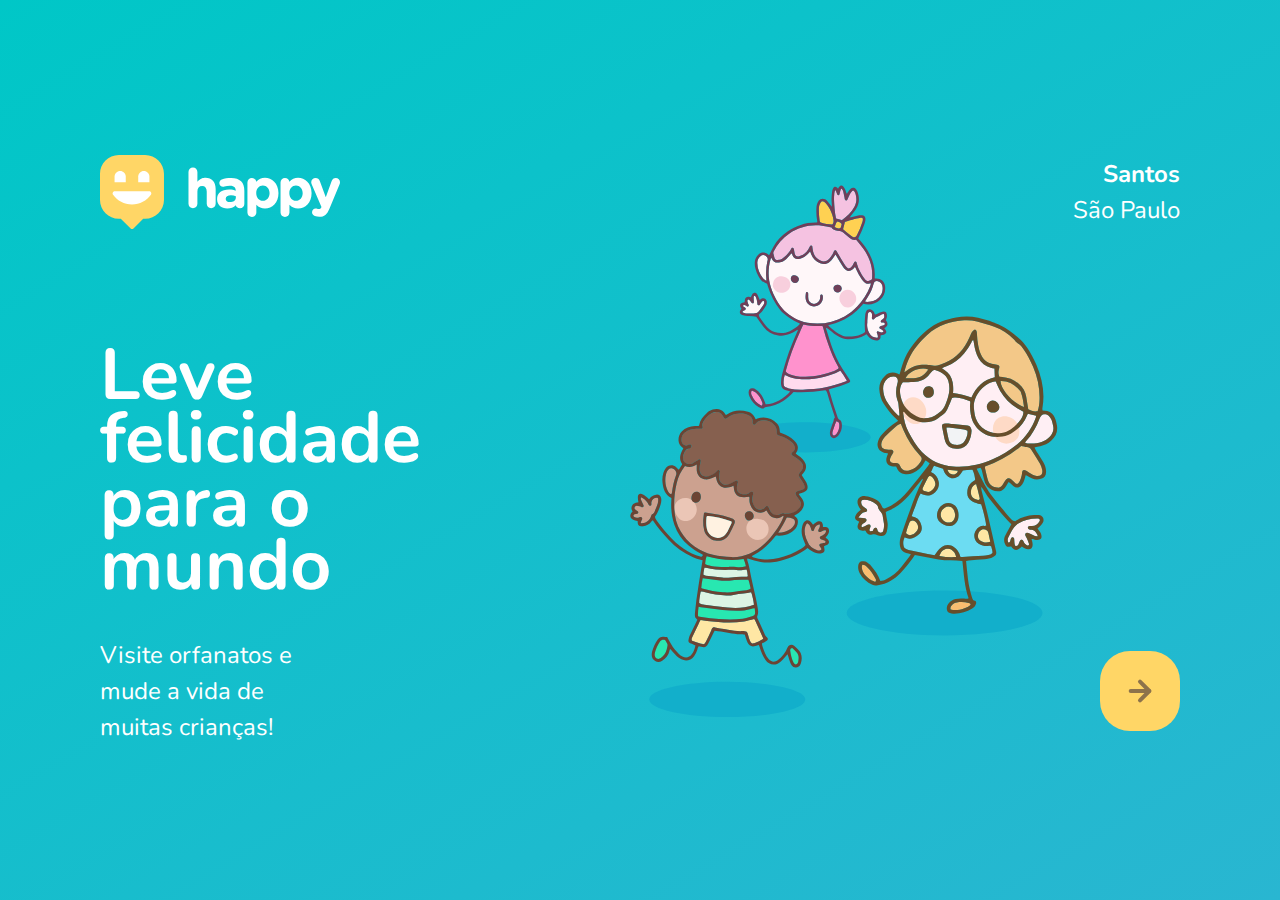
<file: index.html>
<!DOCTYPE html>
<html lang="pt-BR">
<head>
    <meta charset="UTF-8">
    <meta name="viewport" content="width=device-width, initial-scale=1.0">
    <title>Happy</title>
    <link rel="icon" href="./public/images/logo-icon.png">
    <link rel="stylesheet" href="./public/css/main.css">
    <link rel="stylesheet" href="./public/css/animations.css">
    <link rel="stylesheet" href="./public/css/page-landing.css">
    <link href="https://fonts.googleapis.com/css2?family=Nunito:wght@400;600;800&display=swap" 
    rel="stylesheet">
</head>
<body>
    <div id="page-landing">
        <div id="container">
            <header>
                <img class="animate-up" id="logo" src="./public/images/logo.svg" alt="Logo da Happy">
                <div class="location animate-up">
                    <strong>Santos</strong>
                    <p>São Paulo</p>
                </div>
            </header>
            <main>
                <h1 class="animate-up">Leve felicidade para o mundo</h1>
                <section class="visit animate-up">
                    <p>Visite orfanatos e mude a vida de muitas crianças!</p>
                    <a href="#" title="Visite orfanatos"><img src="./public/images/arrow.svg" alt=""></a>
                </section>
            </main>
        </div>
    </div>
</body>
</html>
</file>
<file: public/css/main.css>
* {
    margin: 0;
    padding: 0;
    box-sizing: border-box;
}

body {
    height: 100vh;
    color: white;
    background: #EBF2F5;
}

:root {
    font-size: 62.5%; /* 16px */
}

body, input, button, textarea {
    font: 400 1.8rem/1 'Nunito', sans-serif;

}

#logo {
    animation-delay: 50ms;
}

.location {
    animation-delay: 100ms;
}

main h1 {
    animation-delay: 150ms;
}

.visit p {
    animation-delay: 200ms;
}

.visit a {
    animation-delay: 250ms;
}
</file>
<file: public/css/animations.css>
/* animações */
@keyframes up {
    from {
        opacity: 0;
        transform: translateY(16px);
    }

    to {
        opacity: 1;
        transform: translateY(0);
    }
}

@keyframes right {
    from {
        transform: translateX(-100%);
    }

    to {
        transform: translateX(0);
    }
}

@keyframes appear {
    from {
        opacity: 0;
    }

    to {
        opacity: 1;
    }
}

.animate-up {
    animation-name: up;
    animation-duration: 300ms;
    animation-fill-mode: backwards;
}

.animate-right {
    animation-name: right;
    animation-duration: 300ms;
}

.animate-appear {
    animation-name: appear;
    animation-duration: 300ms;
    animation-fill-mode: backwards;
}
</file>
<file: public/css/page-landing.css>
#page-landing {
    background: linear-gradient(329.54deg,#29b6d1 0%,#00c7c7 100%);
    text-align: center;
    min-height: 100vh;
    display: flex;
}

#container {
    margin: auto;
    width: min(90%, 112rem);
}

.location, h1, .visit p {
    height: 16vh;
}

#logo {
    animation-delay: 50ms;
}

.location {
    animation-delay: 100ms;
}

main h1 {
    animation-delay: 150ms;
    font-size: clamp(4rem, 8vh, 8.4rem);
}

.visit p {
    animation-delay: 200ms;
}

.visit a {
    width: 8rem;
    height: 8rem;
    background: #ffd666;
    border: none;
    border-radius: 3rem;
    display: flex;
    align-items: center;
    justify-content: center;
    margin: auto;
    animation-delay: 250ms;
    transition: background 200ms;
}

.visit a:hover {
    background: #96ffff;
}

/*Desktop Version*/
@media (min-width: 760px) {
    
    #container {
        padding: 5rem 2rem;
        background: url(../images/bg.svg) no-repeat 80% / clamp(30rem, 39vw, 44rem);
    }

    header {
        display: flex;
        align-items: center;
        justify-content: space-between;
    }

    .location, h1, .visit p {
        height: initial;
        text-align: initial;
    }

    .location {
        text-align: right;
        font-size: 2.4rem;
        line-height: 1.5;
    }

    main h1 {        
        font-weight: bold;
        line-height: .88;
        margin: clamp(10%, 9vw, 12%) 0 4rem;
        width: min(300px, 80%);
    }

    .visit {
        display: flex;
        align-items: center;
        justify-content: space-between;
    }

    .visit p {
        font-size: 2.4rem;
        line-height: 1.5;
        width: clamp(20rem, 20vh, 30rem);
    }

    .visit a {
        margin: initial;
    }
}
</file>
